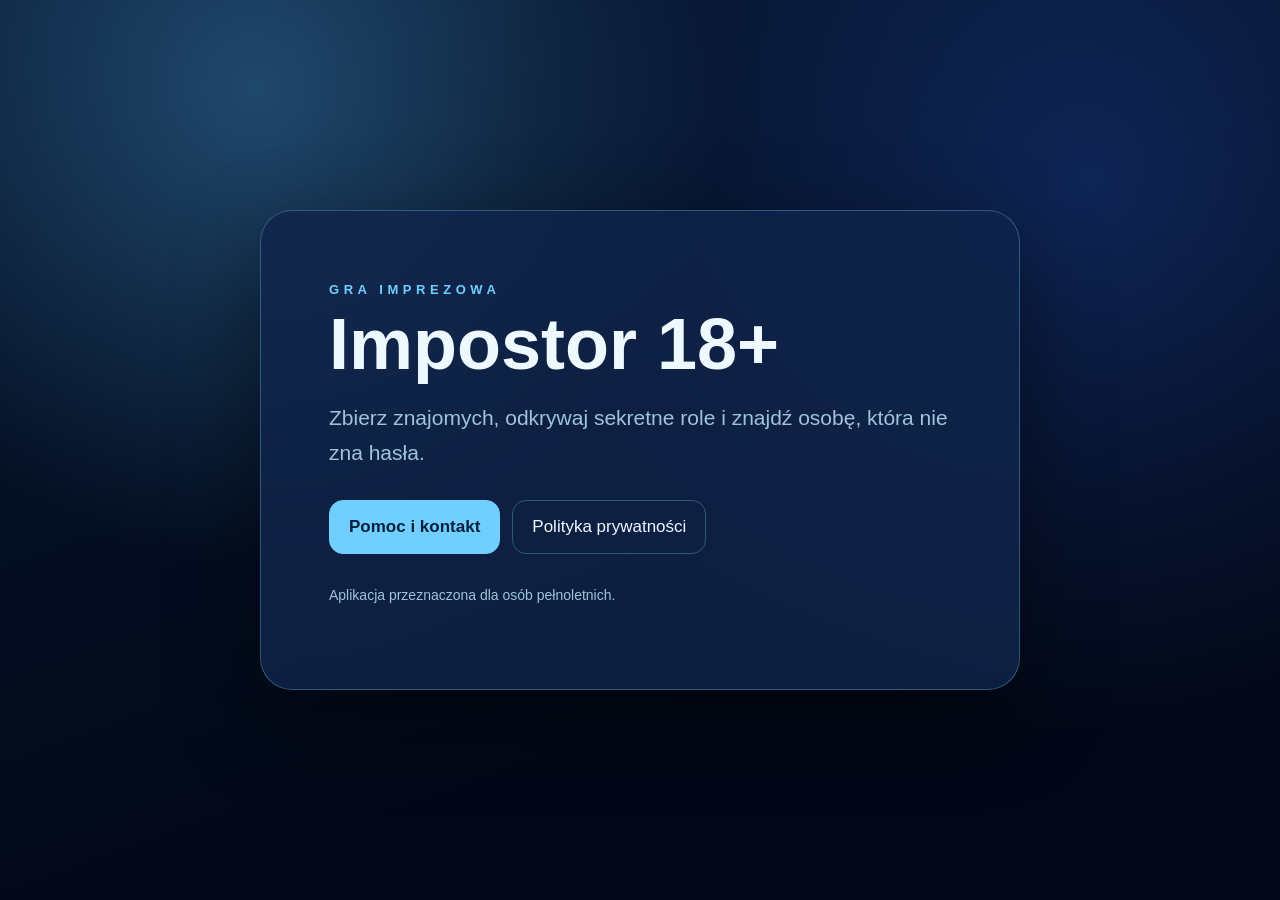
<file: docs/index.html>
<!doctype html>
<html lang="pl">
<head>
  <meta charset="utf-8">
  <meta name="viewport" content="width=device-width, initial-scale=1">
  <meta name="description" content="Oficjalna strona aplikacji Impostor 18+.">
  <title>Impostor 18+</title>
  <link rel="stylesheet" href="style.css">
</head>
<body>
  <main class="card">
    <p class="eyebrow">GRA IMPREZOWA</p>
    <h1>Impostor 18+</h1>
    <p class="lead">Zbierz znajomych, odkrywaj sekretne role i znajdź osobę, która nie zna hasła.</p>
    <nav aria-label="Informacje">
      <a class="button primary" href="support.html">Pomoc i kontakt</a>
      <a class="button" href="privacy.html">Polityka prywatności</a>
    </nav>
    <p class="note">Aplikacja przeznaczona dla osób pełnoletnich.</p>
  </main>
</body>
</html>
</file>
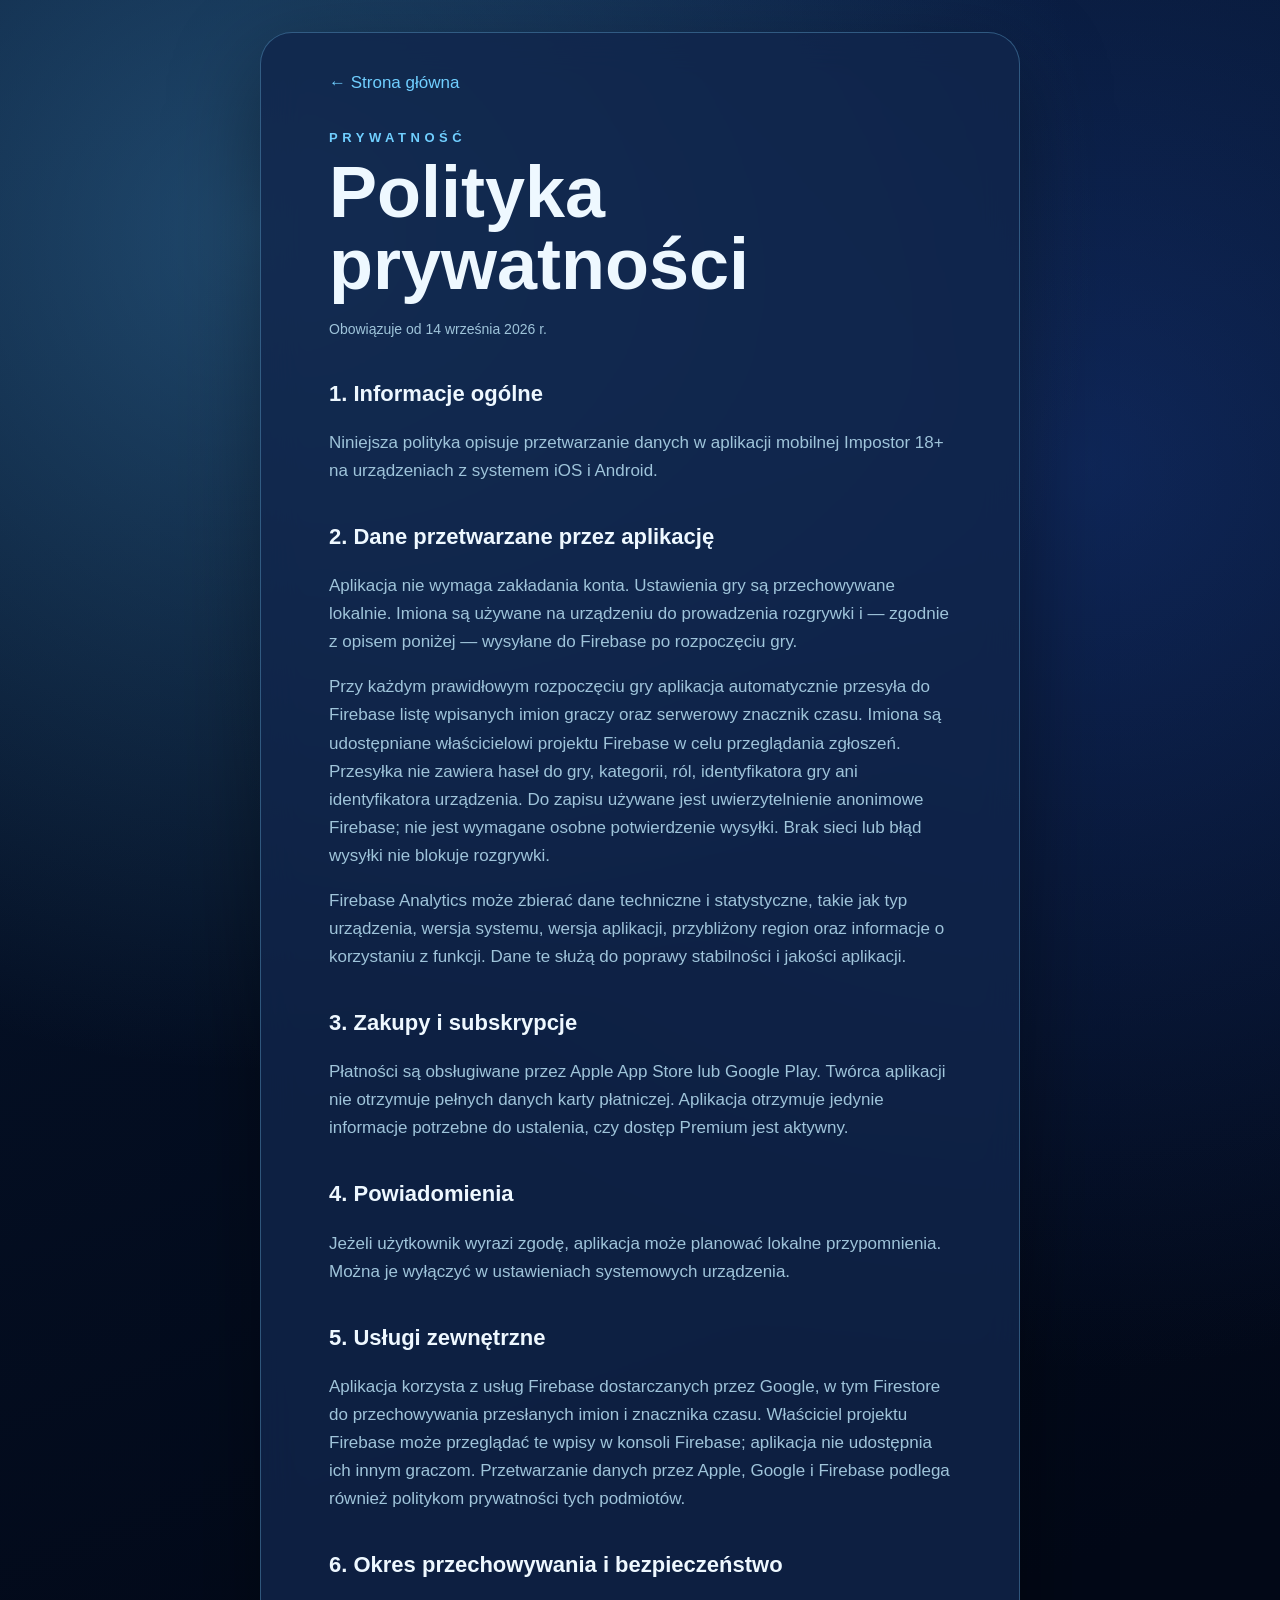
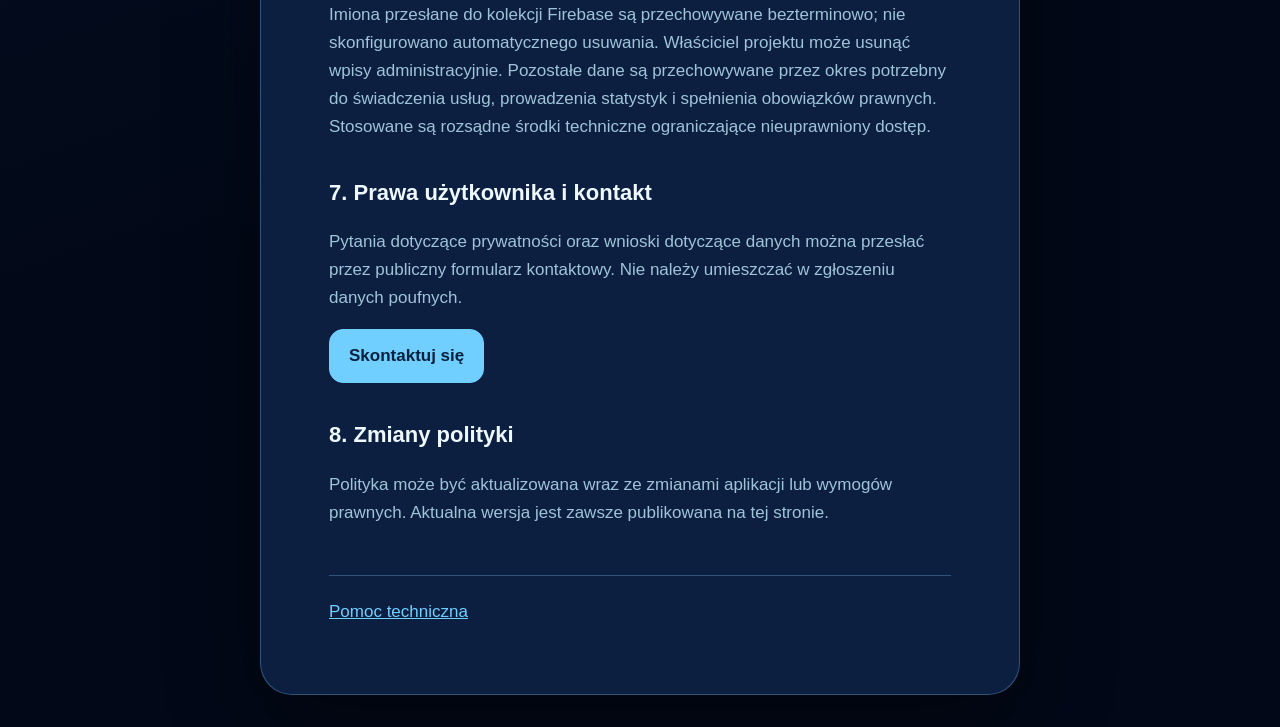
<file: docs/privacy.html>
<!doctype html>
<html lang="pl">
<head>
  <meta charset="utf-8">
  <meta name="viewport" content="width=device-width, initial-scale=1">
  <meta name="description" content="Polityka prywatności aplikacji Impostor 18+.">
  <title>Polityka prywatności — Impostor 18+</title>
  <link rel="stylesheet" href="style.css">
</head>
<body>
  <main class="card document">
    <a class="back" href="index.html">← Strona główna</a>
    <p class="eyebrow">PRYWATNOŚĆ</p>
    <h1>Polityka prywatności</h1>
    <p class="note">Obowiązuje od 14 września 2026 r.</p>

    <section>
      <h2>1. Informacje ogólne</h2>
      <p>Niniejsza polityka opisuje przetwarzanie danych w aplikacji mobilnej Impostor 18+ na urządzeniach z systemem iOS i Android.</p>
    </section>

    <section>
      <h2>2. Dane przetwarzane przez aplikację</h2>
      <p>Aplikacja nie wymaga zakładania konta. Ustawienia gry są przechowywane lokalnie. Imiona są używane na urządzeniu do prowadzenia rozgrywki i — zgodnie z opisem poniżej — wysyłane do Firebase po rozpoczęciu gry.</p>
      <p>Przy każdym prawidłowym rozpoczęciu gry aplikacja automatycznie przesyła do Firebase listę wpisanych imion graczy oraz serwerowy znacznik czasu. Imiona są udostępniane właścicielowi projektu Firebase w celu przeglądania zgłoszeń. Przesyłka nie zawiera haseł do gry, kategorii, ról, identyfikatora gry ani identyfikatora urządzenia. Do zapisu używane jest uwierzytelnienie anonimowe Firebase; nie jest wymagane osobne potwierdzenie wysyłki. Brak sieci lub błąd wysyłki nie blokuje rozgrywki.</p>
      <p>Firebase Analytics może zbierać dane techniczne i statystyczne, takie jak typ urządzenia, wersja systemu, wersja aplikacji, przybliżony region oraz informacje o korzystaniu z funkcji. Dane te służą do poprawy stabilności i jakości aplikacji.</p>
    </section>

    <section>
      <h2>3. Zakupy i subskrypcje</h2>
      <p>Płatności są obsługiwane przez Apple App Store lub Google Play. Twórca aplikacji nie otrzymuje pełnych danych karty płatniczej. Aplikacja otrzymuje jedynie informacje potrzebne do ustalenia, czy dostęp Premium jest aktywny.</p>
    </section>

    <section>
      <h2>4. Powiadomienia</h2>
      <p>Jeżeli użytkownik wyrazi zgodę, aplikacja może planować lokalne przypomnienia. Można je wyłączyć w ustawieniach systemowych urządzenia.</p>
    </section>

    <section>
      <h2>5. Usługi zewnętrzne</h2>
      <p>Aplikacja korzysta z usług Firebase dostarczanych przez Google, w tym Firestore do przechowywania przesłanych imion i znacznika czasu. Właściciel projektu Firebase może przeglądać te wpisy w konsoli Firebase; aplikacja nie udostępnia ich innym graczom. Przetwarzanie danych przez Apple, Google i Firebase podlega również politykom prywatności tych podmiotów.</p>
    </section>

    <section>
      <h2>6. Okres przechowywania i bezpieczeństwo</h2>
      <p>Imiona przesłane do kolekcji Firebase są przechowywane bezterminowo; nie skonfigurowano automatycznego usuwania. Właściciel projektu może usunąć wpisy administracyjnie. Pozostałe dane są przechowywane przez okres potrzebny do świadczenia usług, prowadzenia statystyk i spełnienia obowiązków prawnych. Stosowane są rozsądne środki techniczne ograniczające nieuprawniony dostęp.</p>
    </section>

    <section>
      <h2>7. Prawa użytkownika i kontakt</h2>
      <p>Pytania dotyczące prywatności oraz wnioski dotyczące danych można przesłać przez publiczny formularz kontaktowy. Nie należy umieszczać w zgłoszeniu danych poufnych.</p>
      <a class="button primary" href="https://github.com/jordanrafalm/impostor/issues/new" rel="noopener">Skontaktuj się</a>
    </section>

    <section>
      <h2>8. Zmiany polityki</h2>
      <p>Polityka może być aktualizowana wraz ze zmianami aplikacji lub wymogów prawnych. Aktualna wersja jest zawsze publikowana na tej stronie.</p>
    </section>

    <footer>
      <a href="support.html">Pomoc techniczna</a>
    </footer>
  </main>
</body>
</html>
</file>
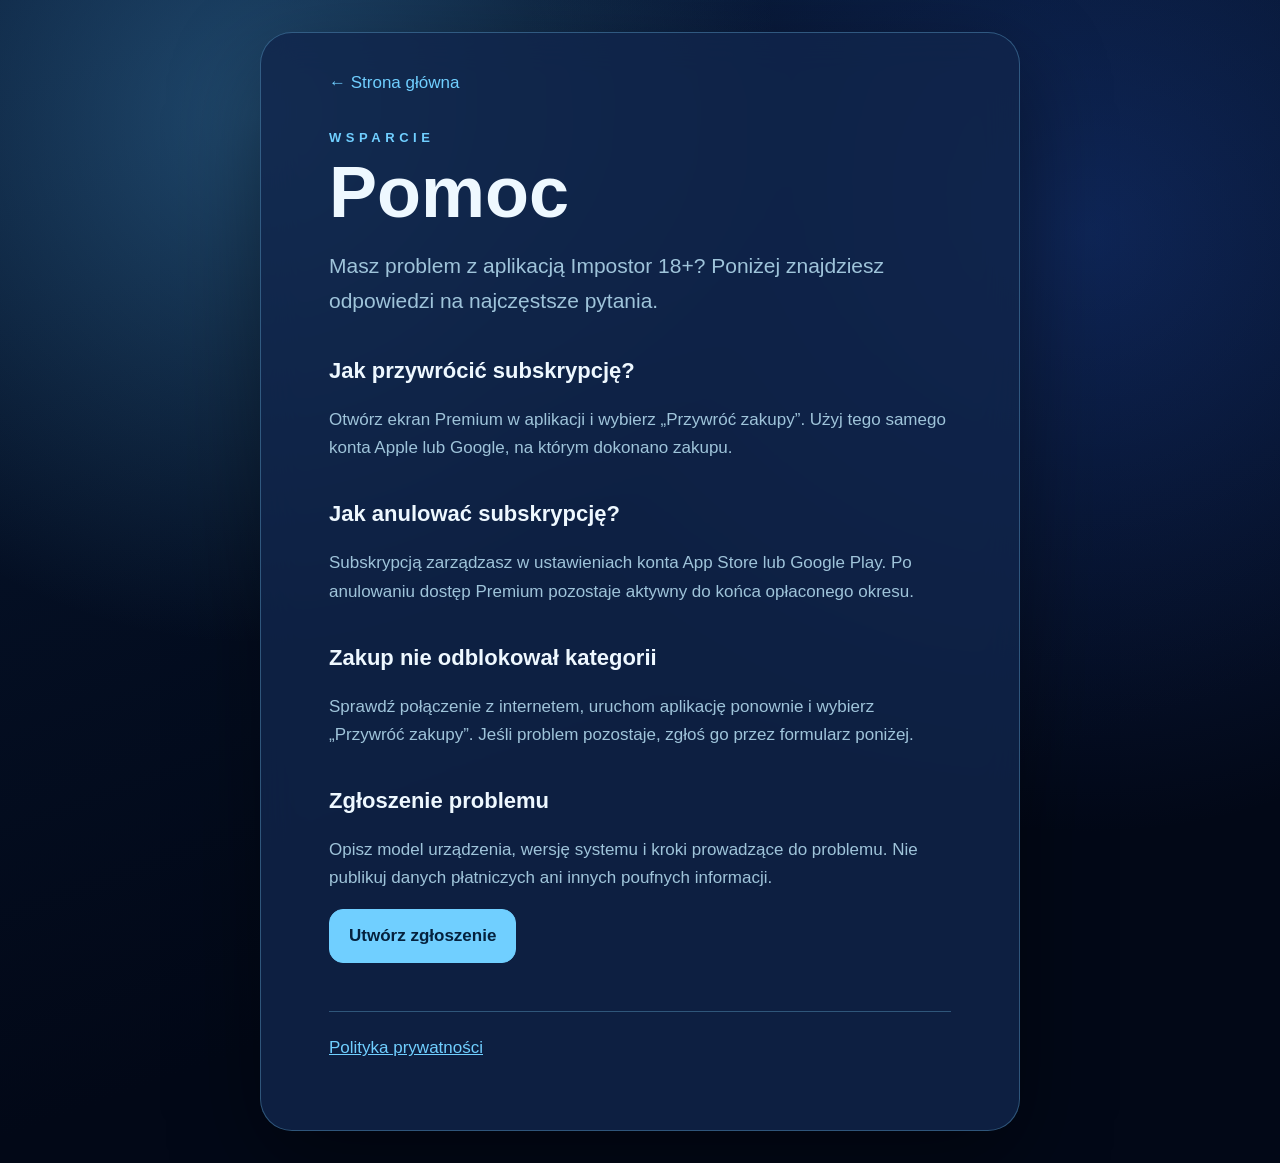
<file: docs/support.html>
<!doctype html>
<html lang="pl">
<head>
  <meta charset="utf-8">
  <meta name="viewport" content="width=device-width, initial-scale=1">
  <meta name="description" content="Pomoc techniczna dla aplikacji Impostor 18+.">
  <title>Pomoc — Impostor 18+</title>
  <link rel="stylesheet" href="style.css">
</head>
<body>
  <main class="card document">
    <a class="back" href="index.html">← Strona główna</a>
    <p class="eyebrow">WSPARCIE</p>
    <h1>Pomoc</h1>
    <p class="lead">Masz problem z aplikacją Impostor 18+? Poniżej znajdziesz odpowiedzi na najczęstsze pytania.</p>

    <section>
      <h2>Jak przywrócić subskrypcję?</h2>
      <p>Otwórz ekran Premium w aplikacji i wybierz „Przywróć zakupy”. Użyj tego samego konta Apple lub Google, na którym dokonano zakupu.</p>
    </section>

    <section>
      <h2>Jak anulować subskrypcję?</h2>
      <p>Subskrypcją zarządzasz w ustawieniach konta App Store lub Google Play. Po anulowaniu dostęp Premium pozostaje aktywny do końca opłaconego okresu.</p>
    </section>

    <section>
      <h2>Zakup nie odblokował kategorii</h2>
      <p>Sprawdź połączenie z internetem, uruchom aplikację ponownie i wybierz „Przywróć zakupy”. Jeśli problem pozostaje, zgłoś go przez formularz poniżej.</p>
    </section>

    <section>
      <h2>Zgłoszenie problemu</h2>
      <p>Opisz model urządzenia, wersję systemu i kroki prowadzące do problemu. Nie publikuj danych płatniczych ani innych poufnych informacji.</p>
      <a class="button primary" href="https://github.com/jordanrafalm/impostor/issues/new" rel="noopener">Utwórz zgłoszenie</a>
    </section>

    <footer>
      <a href="privacy.html">Polityka prywatności</a>
    </footer>
  </main>
</body>
</html>
</file>
<file: docs/style.css>
:root {
  color-scheme: dark;
  --background: #020817;
  --surface: rgba(16, 37, 75, 0.82);
  --border: rgba(127, 212, 255, 0.3);
  --text: #eef8ff;
  --muted: #9fc4da;
  --accent: #70cfff;
  --accent-dark: #05213d;
}

* { box-sizing: border-box; }

body {
  min-height: 100vh;
  margin: 0;
  padding: 32px 18px;
  display: grid;
  place-items: center;
  color: var(--text);
  font: 17px/1.65 -apple-system, BlinkMacSystemFont, "Segoe UI", sans-serif;
  background:
    radial-gradient(circle at 20% 10%, rgba(64, 137, 188, 0.45), transparent 36%),
    radial-gradient(circle at 85% 20%, rgba(32, 75, 170, 0.38), transparent 42%),
    linear-gradient(160deg, #061630, var(--background) 70%);
}

.card {
  width: min(760px, 100%);
  padding: clamp(28px, 7vw, 68px);
  border: 1px solid var(--border);
  border-radius: 32px;
  background: var(--surface);
  box-shadow: 0 30px 90px rgba(0, 0, 0, 0.4);
  backdrop-filter: blur(18px);
}

.document { padding-top: 36px; }
.eyebrow { margin: 0; color: var(--accent); letter-spacing: .35em; font-size: 13px; font-weight: 700; }
h1 { margin: 8px 0 18px; font-size: clamp(42px, 9vw, 72px); line-height: 1; }
h2 { margin-bottom: 6px; font-size: 22px; }
p { color: var(--muted); }
.lead { max-width: 620px; font-size: 21px; }
.note { font-size: 14px; }
section { margin-top: 34px; }
nav { display: flex; flex-wrap: wrap; gap: 12px; margin: 30px 0; }

a { color: var(--accent); }
.back { display: inline-block; margin-bottom: 30px; text-decoration: none; }
.button {
  display: inline-block;
  padding: 12px 19px;
  border: 1px solid var(--border);
  border-radius: 14px;
  color: var(--text);
  text-decoration: none;
}
.button.primary { color: var(--accent-dark); background: var(--accent); border-color: var(--accent); font-weight: 750; }
.button:hover, .button:focus-visible { transform: translateY(-2px); box-shadow: 0 8px 28px rgba(112, 207, 255, 0.22); }
footer { margin-top: 48px; padding-top: 22px; border-top: 1px solid var(--border); }

@media (prefers-reduced-motion: no-preference) {
  .button { transition: transform .2s ease, box-shadow .2s ease; }
}
</file>
